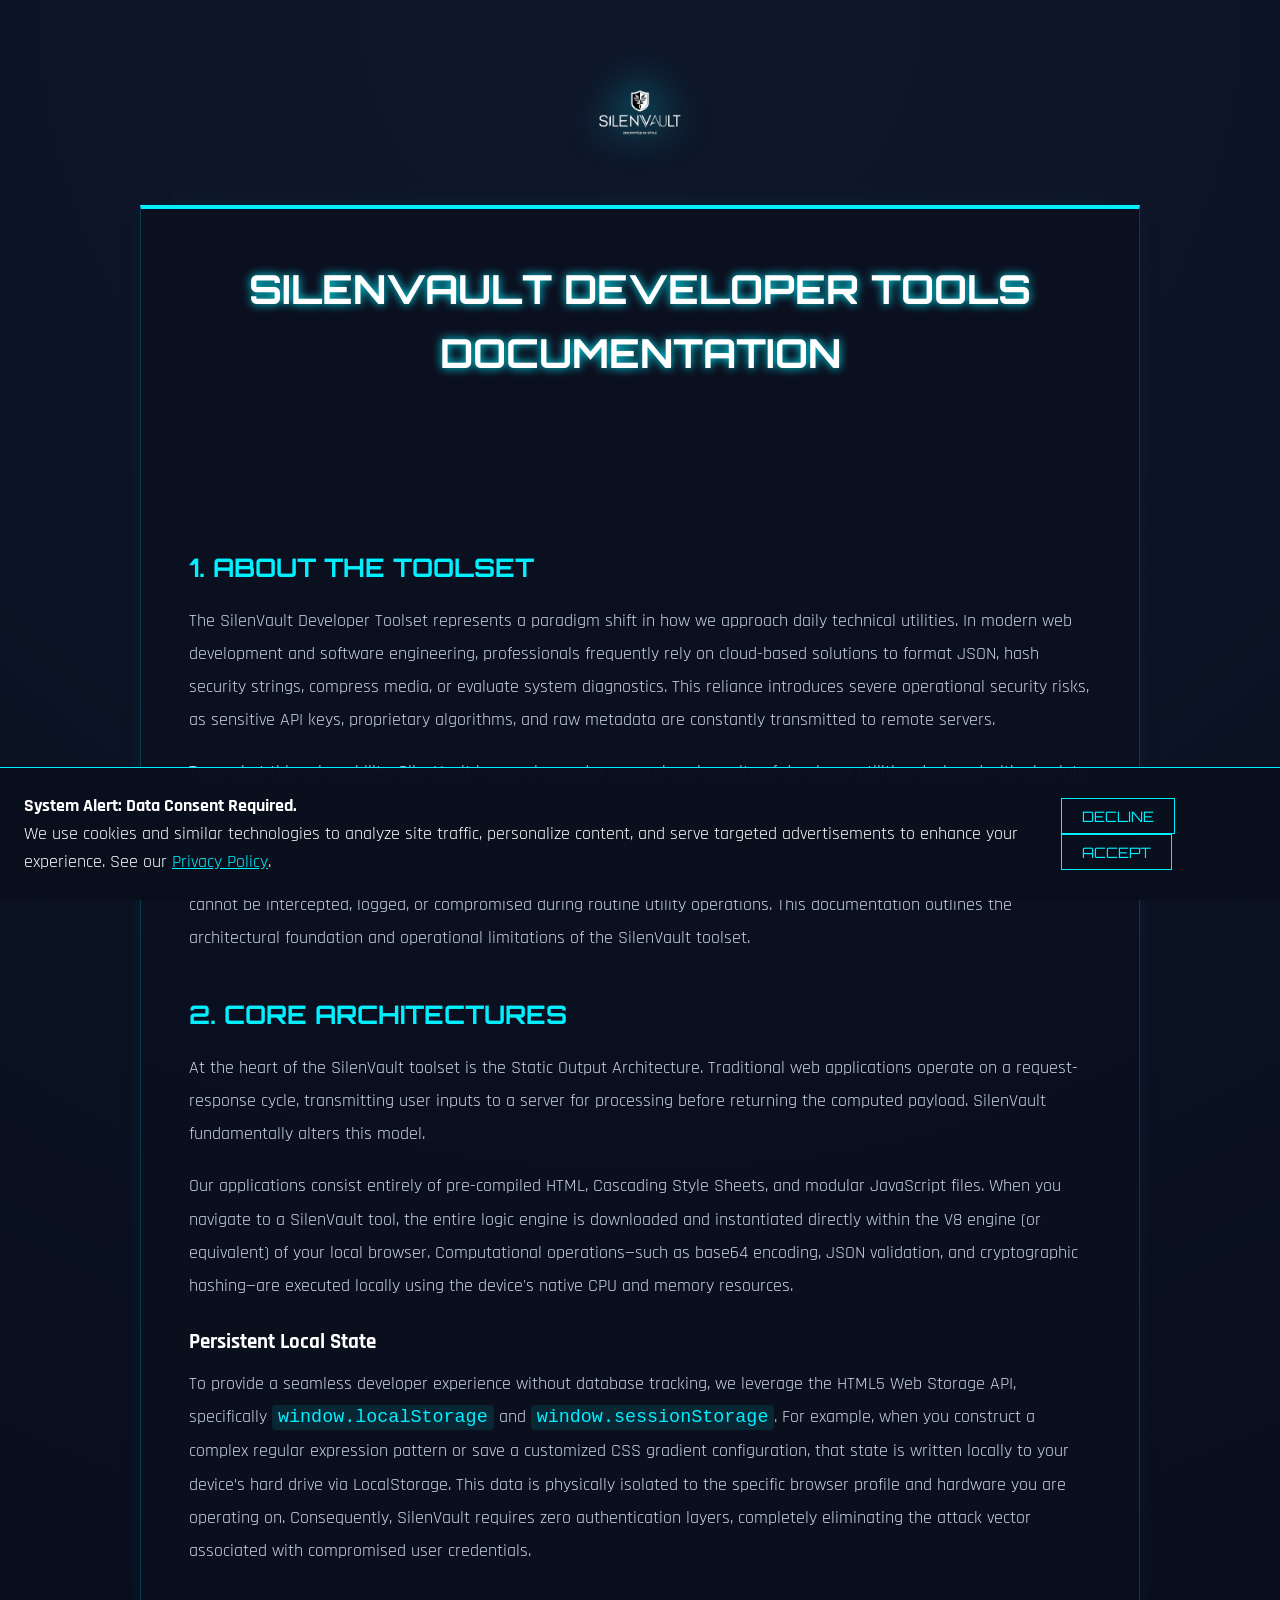
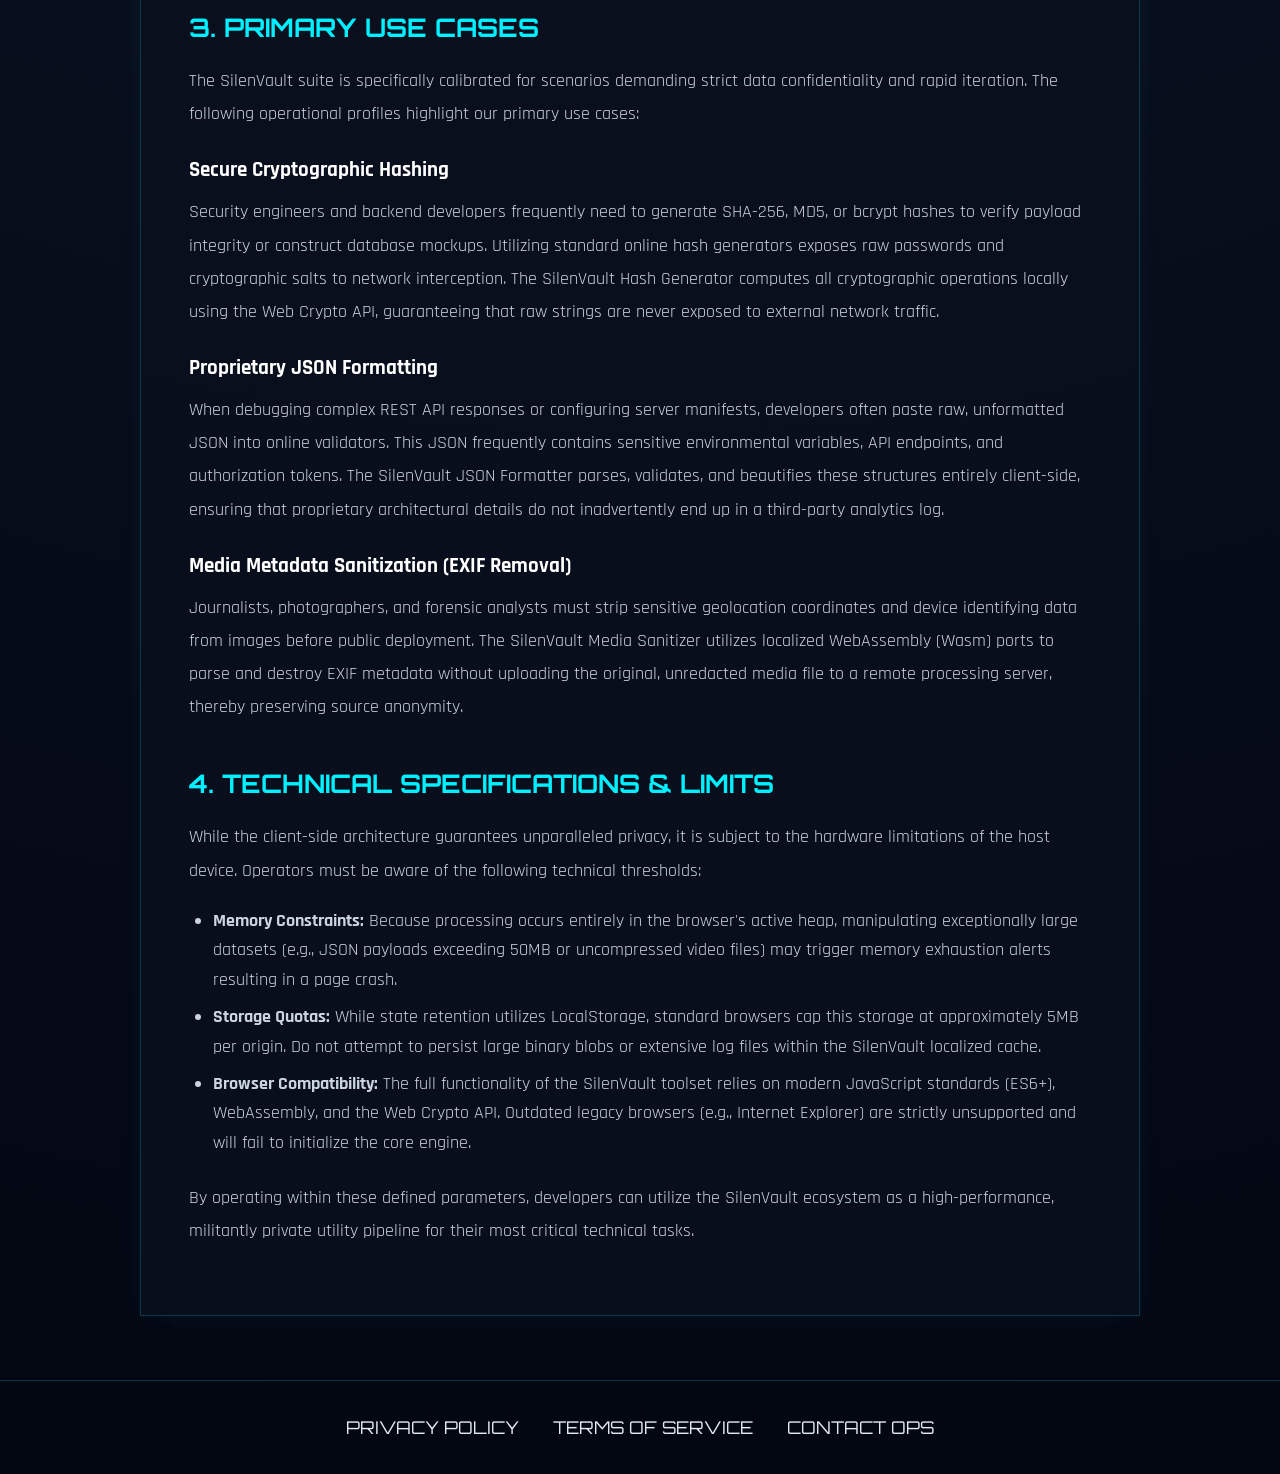
<file: tools.silenvault/index.html>
<!DOCTYPE html>
<html lang="en">
<head>
    <meta charset="UTF-8">
    <meta name="viewport" content="width=device-width, initial-scale=1.0, viewport-fit=cover">
    <title>SilenVault Tools | Technical Documentation</title>
    <meta name="description" content="Comprehensive technical documentation for the SilenVault client-side developer utility suite.">
    <link rel="icon" type="image/webp" href="/assets/img/SILENVAULT_CREST.webp">
    <link href="https://fonts.googleapis.com/css2?family=Orbitron:wght@400;700;900&family=Rajdhani:wght@300;500;700&display=swap" rel="stylesheet">
    <style>
        :root {
            --bg-color: #030712;
            --neon-blue: #00f0ff;
            --text-main: #e2e8f0;
            --panel-bg: rgba(10, 15, 30, 0.8);
        }
        * { margin: 0; padding: 0; box-sizing: border-box; }
        body { 
            font-family: 'Rajdhani', sans-serif; 
            background-color: var(--bg-color); 
            color: var(--text-main); 
            line-height: 1.6;
            background: radial-gradient(circle at top, #0f172a, var(--bg-color));
            min-height: 100vh;
            display: flex;
            flex-direction: column;
        }
        header { text-align: center; padding: 4rem 2rem 2rem 2rem; }
        .brand-logo { max-height: 100px; filter: drop-shadow(0 0 20px var(--neon-blue)); }
        
        /* Documentation Container */
        .sv-docs-container {
            max-width: 1000px; 
            margin: 0 auto 4rem auto; 
            padding: 3rem;
            background: var(--panel-bg);
            border: 1px solid rgba(0, 240, 255, 0.2);
            box-shadow: 0 0 20px rgba(0, 240, 255, 0.05);
            border-top: 4px solid var(--neon-blue);
        }
        
        .sv-docs-container h1 { 
            font-family: 'Orbitron', sans-serif; 
            color: #fff; 
            font-size: 2.5rem; 
            text-transform: uppercase; 
            margin-bottom: 2rem; 
            text-shadow: 0 0 10px var(--neon-blue); 
            text-align: center;
        }
        .sv-docs-container h2 { 
            font-family: 'Orbitron', sans-serif; 
            color: var(--neon-blue); 
            margin-top: 2.5rem; 
            margin-bottom: 1rem; 
            text-transform: uppercase; 
            font-size: 1.6rem; 
        }
        .sv-docs-container h3 { 
            font-size: 1.3rem; 
            color: #fff; 
            margin-top: 1.5rem; 
            margin-bottom: 0.5rem; 
        }
        .sv-docs-container p { 
            font-size: 1.15rem; 
            margin-bottom: 1.2rem; 
            color: #cbd5e1; 
            line-height: 1.8;
        }
        .sv-docs-container ul { 
            margin-bottom: 1.5rem; 
            padding-left: 1.5rem; 
        }
        .sv-docs-container li { 
            font-size: 1.15rem; 
            margin-bottom: 0.5rem; 
            color: #cbd5e1; 
        }
        .sv-docs-container code {
            background: rgba(0, 240, 255, 0.1);
            color: #00f0ff;
            padding: 2px 6px;
            border-radius: 4px;
            font-family: monospace;
        }

        /* Footer */
        footer { 
            margin-top: auto; 
            text-align: center; 
            border-top: 1px solid rgba(0, 240, 255, 0.2); 
            padding: 2rem 0; 
            background: var(--bg-color); 
        }
        footer a { 
            color: var(--text-main); 
            text-decoration: none; 
            margin: 0 15px; 
            font-size: 1.1rem; 
            text-transform: uppercase; 
            transition: color 0.3s; 
            font-family: 'Orbitron', sans-serif;
        }
        footer a:hover { color: var(--neon-blue); text-shadow: 0 0 8px var(--neon-blue); }

        /* CMP Banner */
        #cmp-banner { 
            position: fixed; 
            bottom: 0; 
            left: 0; 
            width: 100%; 
            background: rgba(10, 15, 30, 0.95); 
            border-top: 1px solid var(--neon-blue); 
            padding: 1.5rem; 
            display: flex; 
            justify-content: space-between; 
            align-items: center; 
            z-index: 9999; 
            backdrop-filter: blur(10px); 
        }
        .cmp-text { color: #fff; font-size: 1.1rem; }
        .cmp-buttons button { 
            background: transparent; 
            border: 1px solid var(--neon-blue); 
            color: var(--neon-blue); 
            padding: 8px 20px; 
            font-family: 'Orbitron', sans-serif; 
            font-size: 0.9rem; 
            cursor: pointer; 
            margin-left: 10px; 
            text-transform: uppercase; 
            transition: all 0.2s; 
        }
        .cmp-buttons button:hover { background: var(--neon-blue); color: #000; box-shadow: 0 0 15px var(--neon-blue); }
    </style>
</head>
<body>
    <header>
        <a href="https://silenvault.com">
            <img src="/assets/img/SILENVAULT_LOGO.webp" alt="SilenVault Logo" class="brand-logo">
        </a>
    </header>

    <main class="sv-docs-container">
        <h1>SilenVault Developer Tools Documentation</h1>
        
        <!-- Ad Space -->
        <div class="ad-container" style="min-height: 90px; width: 100%; margin: 2rem 0; display: flex; align-items: center; justify-content: center;"></div>
        
        <section>
            <h2>1. About the Toolset</h2>
            <p>The SilenVault Developer Toolset represents a paradigm shift in how we approach daily technical utilities. In modern web development and software engineering, professionals frequently rely on cloud-based solutions to format JSON, hash security strings, compress media, or evaluate system diagnostics. This reliance introduces severe operational security risks, as sensitive API keys, proprietary algorithms, and raw metadata are constantly transmitted to remote servers.</p>
            <p>To combat this vulnerability, SilenVault has engineered a comprehensive suite of developer utilities designed with absolute zero-trust principles. Every tool in this directory is deployed strictly to the client. We do not provision backend databases, we do not utilize server-side processing arrays, and we do not monitor computational telemetry. By confining all operations within the immediate sandboxed environment of your active web browser, SilenVault ensures that your proprietary data cannot be intercepted, logged, or compromised during routine utility operations. This documentation outlines the architectural foundation and operational limitations of the SilenVault toolset.</p>
        </section>

        <section>
            <h2>2. Core Architectures</h2>
            <p>At the heart of the SilenVault toolset is the Static Output Architecture. Traditional web applications operate on a request-response cycle, transmitting user inputs to a server for processing before returning the computed payload. SilenVault fundamentally alters this model.</p>
            <p>Our applications consist entirely of pre-compiled HTML, Cascading Style Sheets, and modular JavaScript files. When you navigate to a SilenVault tool, the entire logic engine is downloaded and instantiated directly within the V8 engine (or equivalent) of your local browser. Computational operations—such as base64 encoding, JSON validation, and cryptographic hashing—are executed locally using the device's native CPU and memory resources.</p>
            <h3>Persistent Local State</h3>
            <p>To provide a seamless developer experience without database tracking, we leverage the HTML5 Web Storage API, specifically <code>window.localStorage</code> and <code>window.sessionStorage</code>. For example, when you construct a complex regular expression pattern or save a customized CSS gradient configuration, that state is written locally to your device’s hard drive via LocalStorage. This data is physically isolated to the specific browser profile and hardware you are operating on. Consequently, SilenVault requires zero authentication layers, completely eliminating the attack vector associated with compromised user credentials.</p>
        </section>

        <section>
            <h2>3. Primary Use Cases</h2>
            <p>The SilenVault suite is specifically calibrated for scenarios demanding strict data confidentiality and rapid iteration. The following operational profiles highlight our primary use cases:</p>
            <h3>Secure Cryptographic Hashing</h3>
            <p>Security engineers and backend developers frequently need to generate SHA-256, MD5, or bcrypt hashes to verify payload integrity or construct database mockups. Utilizing standard online hash generators exposes raw passwords and cryptographic salts to network interception. The SilenVault Hash Generator computes all cryptographic operations locally using the Web Crypto API, guaranteeing that raw strings are never exposed to external network traffic.</p>
            <h3>Proprietary JSON Formatting</h3>
            <p>When debugging complex REST API responses or configuring server manifests, developers often paste raw, unformatted JSON into online validators. This JSON frequently contains sensitive environmental variables, API endpoints, and authorization tokens. The SilenVault JSON Formatter parses, validates, and beautifies these structures entirely client-side, ensuring that proprietary architectural details do not inadvertently end up in a third-party analytics log.</p>
            <h3>Media Metadata Sanitization (EXIF Removal)</h3>
            <p>Journalists, photographers, and forensic analysts must strip sensitive geolocation coordinates and device identifying data from images before public deployment. The SilenVault Media Sanitizer utilizes localized WebAssembly (Wasm) ports to parse and destroy EXIF metadata without uploading the original, unredacted media file to a remote processing server, thereby preserving source anonymity.</p>
        </section>

        <section>
            <h2>4. Technical Specifications & Limits</h2>
            <p>While the client-side architecture guarantees unparalleled privacy, it is subject to the hardware limitations of the host device. Operators must be aware of the following technical thresholds:</p>
            <ul>
                <li><strong>Memory Constraints:</strong> Because processing occurs entirely in the browser's active heap, manipulating exceptionally large datasets (e.g., JSON payloads exceeding 50MB or uncompressed video files) may trigger memory exhaustion alerts resulting in a page crash.</li>
                <li><strong>Storage Quotas:</strong> While state retention utilizes LocalStorage, standard browsers cap this storage at approximately 5MB per origin. Do not attempt to persist large binary blobs or extensive log files within the SilenVault localized cache.</li>
                <li><strong>Browser Compatibility:</strong> The full functionality of the SilenVault toolset relies on modern JavaScript standards (ES6+), WebAssembly, and the Web Crypto API. Outdated legacy browsers (e.g., Internet Explorer) are strictly unsupported and will fail to initialize the core engine.</li>
            </ul>
            <p>By operating within these defined parameters, developers can utilize the SilenVault ecosystem as a high-performance, militantly private utility pipeline for their most critical technical tasks.</p>
        </section>
    </main>

    <footer>
        <a href="https://silenvault.com/privacy.html">Privacy Policy</a>
        <a href="https://silenvault.com/terms.html">Terms of Service</a>
        <a href="mailto:legal@silenvault.com">Contact Ops</a>
    </footer>

    <div id="cmp-banner">
        <div class="cmp-text">
            <strong>System Alert: Data Consent Required.</strong><br>
            We use cookies and similar technologies to analyze site traffic, personalize content, and serve targeted advertisements to enhance your experience. See our <a href="https://silenvault.com/privacy.html" style="color:var(--neon-blue);">Privacy Policy</a>.
        </div>
        <div class="cmp-buttons">
            <button onclick="dismissCmp()">Decline</button>
            <button onclick="acceptCookies()">Accept</button>
        </div>
    </div>
    <script>
        // OpsCode Standard: Consent-Gated Ad Loading & First-Party Fallback
        function loadAdSense() {
            try {
                const script = document.createElement('script');
                script.src = "https://pagead2.googlesyndication.com/pagead/js/adsbygoogle.js?client=ca-pub-5449371042798610";
                script.async = true;
                script.crossOrigin = "anonymous";
                document.head.appendChild(script);
                console.log("SilenVault Ops: AdSense Initialized.");
            } catch (e) {
                console.warn("SilenVault Ops: AdSense failed to initialize.", e);
            }
        }

        function loadFirstPartyFallback() {
            try {
                const adContainers = document.querySelectorAll('.ad-container');
                adContainers.forEach(container => {
                    container.innerHTML = '<a href="https://store.silenvault.com" style="display:block; width:100%; height:100%; background:rgba(10, 15, 30, 0.8); border:1px solid #00f0ff; color:#00f0ff; display:flex; align-items:center; justify-content:center; text-decoration:none; font-family:Orbitron, sans-serif; font-size: 1.2rem; letter-spacing: 1px;">[ SUPPORT SILENVAULT - VISIT STORE ]</a>';
                });
                console.log("SilenVault Ops: First-Party Fallback Engaged.");
            } catch (e) {
                console.error("SilenVault Ops: Fallback injection failed.", e);
            }
        }

        function acceptCookies() {
            try {
                document.getElementById('cmp-banner').style.display = 'none';
                localStorage.setItem('sv_cookie_consent', 'true');
                loadAdSense(); // Only load ads NOW
            } catch(e) {
                console.error("Storage error:", e);
            }
        }

        function dismissCmp() {
            try {
                document.getElementById('cmp-banner').style.display = 'none';
                localStorage.setItem('sv_cookie_consent', 'false');
                loadFirstPartyFallback(); // Inject fallback if declined
            } catch(e) {
                console.error("Storage error:", e);
            }
        }

        // On page load, check if already accepted or declined
        try {
            const consent = localStorage.getItem('sv_cookie_consent');
            if(consent === 'true') {
                document.getElementById('cmp-banner').style.display = 'none';
                loadAdSense();
            } else if (consent === 'false') {
                document.getElementById('cmp-banner').style.display = 'none';
                loadFirstPartyFallback();
            }
        } catch(e) {
            console.warn("SilenVault Ops: LocalStorage blocked. Engaging fallback.", e);
            loadFirstPartyFallback();
        }
    </script>
</body>
</html>
</file>
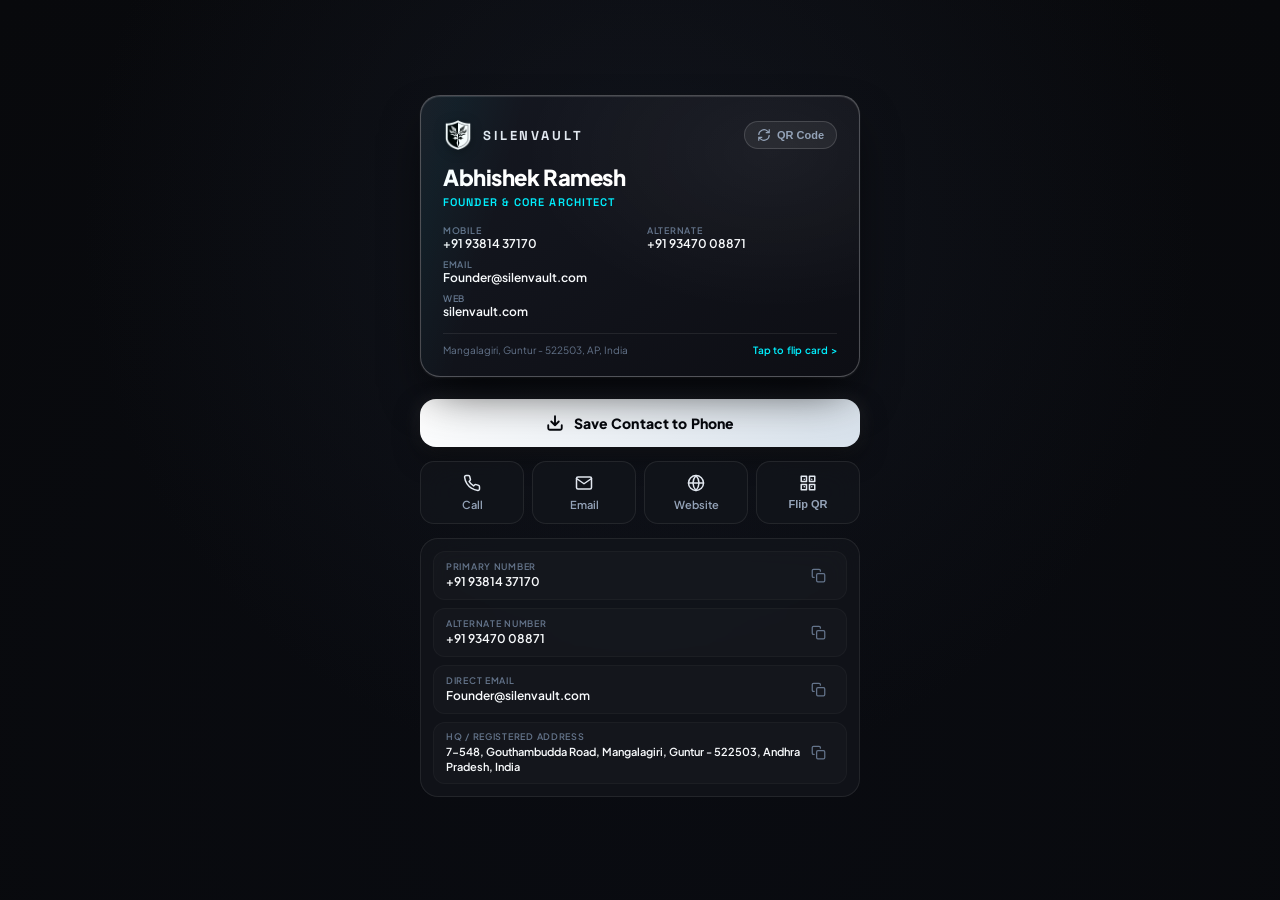
<file: vcard/index.html>
<!DOCTYPE html>
<html lang="en">
<head>
    <meta charset="UTF-8">
    <meta name="viewport" content="width=device-width, initial-scale=1.0, viewport-fit=cover">
    <title>Abhishek Ramesh - Founder &amp; Core Architect | SilenVault</title>
    <meta name="description" content="Digital Business Card for Abhishek Ramesh, Founder & Core Architect at SilenVault. Save contact, call, email, or scan QR code.">
    <link rel="preconnect" href="https://fonts.googleapis.com">
    <link rel="preconnect" href="https://fonts.gstatic.com" crossorigin>
    <link href="https://fonts.googleapis.com/css2?family=Plus+Jakarta+Sans:wght@400;500;600;700;800&family=Space+Grotesk:wght@500;700&display=swap" rel="stylesheet">
    <link rel="stylesheet" href="styles.css">
    
    <!-- JSON-LD Structured Data -->
    <script type="application/ld+json">
    {
      "@context": "https://schema.org",
      "@type": "Person",
      "name": "Abhishek Ramesh",
      "jobTitle": "Founder & Core Architect",
      "worksFor": {
        "@type": "Organization",
        "name": "SilenVault"
      },
      "url": "https://silenvault.com",
      "email": "Founder@silenvault.com",
      "telephone": [
        "+919381437170",
        "+919347008871"
      ],
      "address": {
        "@type": "PostalAddress",
        "streetAddress": "7-548, Gouthambudda Road",
        "addressLocality": "Mangalagiri",
        "addressRegion": "Andhra Pradesh",
        "postalCode": "522503",
        "addressCountry": "IN"
      }
    }
    </script>
</head>
<body>
    <div class="ambient-backdrop"></div>

    <div class="page-container">
        <!-- Physical Card 3D Flip Scene -->
        <div class="card-stage">
            <div id="physicalCard" class="physical-card">
                
                <!-- FRONT FACE: The Physical Card Twin -->
                <div class="card-face card-front">
                    <div class="card-header">
                        <div class="brand-cluster">
                            <img src="../assets/img/SILENVAULT_CREST.webp" alt="SilenVault Crest" class="card-crest" width="36" height="36" onerror="this.style.display='none'">
                            <span class="brand-wordmark">SILENVAULT</span>
                        </div>
                        <button type="button" class="btn-flip" onclick="toggleCardFlip()" aria-label="Flip card to scan QR code">
                            <svg viewBox="0 0 24 24"><path d="M21 2v6h-6M3 12a9 9 0 0 1 15-6.7L21 8M3 22v-6h6M21 12a9 9 0 0 1-15 6.7L3 16"/></svg>
                            <span>QR Code</span>
                        </button>
                    </div>

                    <div class="executive-profile">
                        <h1 class="founder-name">Abhishek Ramesh</h1>
                        <div class="founder-title">Founder &amp; Core Architect</div>
                    </div>

                    <div class="card-contact-grid">
                        <div class="contact-line">
                            <span class="contact-label">Mobile</span>
                            <a href="tel:+919381437170" class="contact-val">+91 93814 37170</a>
                        </div>
                        <div class="contact-line">
                            <span class="contact-label">Alternate</span>
                            <a href="tel:+919347008871" class="contact-val">+91 93470 08871</a>
                        </div>
                        <div class="contact-line full-width">
                            <span class="contact-label">Email</span>
                            <a href="mailto:Founder@silenvault.com" class="contact-val">Founder@silenvault.com</a>
                        </div>
                        <div class="contact-line full-width">
                            <span class="contact-label">Web</span>
                            <a href="https://silenvault.com" target="_blank" rel="noopener" class="contact-val">silenvault.com</a>
                        </div>
                    </div>

                    <div class="card-footer-strip">
                        <span class="card-location">Mangalagiri, Guntur - 522503, AP, India</span>
                        <span class="tap-hint" onclick="toggleCardFlip()">Tap to flip card &gt;</span>
                    </div>
                </div>

                <!-- BACK FACE: Symmetrical Executive Pass Face -->
                <div class="card-face card-back">
                    <div class="card-header">
                        <div class="brand-cluster">
                            <img src="../assets/img/SILENVAULT_CREST.webp" alt="SilenVault Crest" class="card-crest" width="30" height="30" onerror="this.style.display='none'">
                            <span class="brand-wordmark">DIGITAL PASS</span>
                        </div>
                        <button type="button" class="btn-flip" onclick="toggleCardFlip()" aria-label="Flip back to front of card">
                            <svg viewBox="0 0 24 24"><path d="M3 12h18M3 12l6-6M3 12l6 6"/></svg>
                            <span>Front</span>
                        </button>
                    </div>

                    <div class="qr-stage">
                        <div class="qr-code-frame">
                            <div id="qrcode"></div>
                        </div>
                    </div>

                    <div class="card-footer-strip">
                        <span class="card-location">Scan to auto-fill phone address book</span>
                        <span class="tap-hint" onclick="toggleCardFlip()">&lt; Flip back</span>
                    </div>
                </div>

            </div>
        </div>

        <!-- Action Deck -->
        <div class="action-deck">
            <!-- Primary CTA -->
            <a href="abhishek-ramesh-silenvault.vcf" class="cta-save-btn" download="abhishek-ramesh-silenvault.vcf">
                <svg viewBox="0 0 24 24"><path d="M21 15v4a2 2 0 0 1-2 2H5a2 2 0 0 1-2-2v-4M7 10l5 5 5-5M12 15V3"/></svg>
                <span>Save Contact to Phone</span>
            </a>

            <!-- Quick Action Pills -->
            <div class="action-pills">
                <a href="tel:+919381437170" class="pill-btn">
                    <svg viewBox="0 0 24 24"><path d="M22 16.92v3a2 2 0 0 1-2.18 2 19.79 19.79 0 0 1-8.63-3.07 19.5 19.5 0 0 1-6-6 19.79 19.79 0 0 1-3.07-8.67A2 2 0 0 1 4.11 2h3a2 2 0 0 1 2 1.72 12.84 12.84 0 0 0 .7 2.81 2 2 0 0 1-.45 2.11L8.09 9.91a16 16 0 0 0 6 6l1.27-1.27a2 2 0 0 1 2.11-.45 12.84 12.84 0 0 0 2.81.7A2 2 0 0 1 22 16.92z"/></svg>
                    <span>Call</span>
                </a>
                <a href="mailto:Founder@silenvault.com" class="pill-btn">
                    <svg viewBox="0 0 24 24"><path d="M4 4h16c1.1 0 2 .9 2 2v12c0 1.1-.9 2-2 2H4c-1.1 0-2-.9-2-2V6c0-1.1.9-2 2-2z"/><polyline points="22,6 12,13 2,6"/></svg>
                    <span>Email</span>
                </a>
                <a href="https://silenvault.com" target="_blank" rel="noopener" class="pill-btn">
                    <svg viewBox="0 0 24 24"><circle cx="12" cy="12" r="10"/><line x1="2" y1="12" x2="22" y2="12"/><path d="M12 2a15.3 15.3 0 0 1 4 10 15.3 15.3 0 0 1-4 10 15.3 15.3 0 0 1-4-10 15.3 15.3 0 0 1 4-10z"/></svg>
                    <span>Website</span>
                </a>
                <button type="button" class="pill-btn" onclick="toggleCardFlip()">
                    <svg viewBox="0 0 24 24"><rect x="3" y="3" width="7" height="7"/><rect x="14" y="3" width="7" height="7"/><rect x="14" y="14" width="7" height="7"/><rect x="3" y="14" width="7" height="7"/><path d="M7 7h.01M17 7h.01M7 17h.01M17 17h.01"/></svg>
                    <span>Flip QR</span>
                </button>
            </div>

            <!-- Quick Copy Dossier Tray -->
            <div class="dossier-tray">
                <div class="dossier-row">
                    <div class="dossier-info">
                        <span class="dossier-label">Primary Number</span>
                        <span class="dossier-val">+91 93814 37170</span>
                    </div>
                    <button type="button" class="btn-copy" onclick="copyData('+91 93814 37170', 'Primary phone copied')" title="Copy Phone">
                        <svg viewBox="0 0 24 24"><rect x="9" y="9" width="13" height="13" rx="2" ry="2"/><path d="M5 15H4a2 2 0 0 1-2-2V4a2 2 0 0 1 2-2h9a2 2 0 0 1 2 2v1"/></svg>
                    </button>
                </div>

                <div class="dossier-row">
                    <div class="dossier-info">
                        <span class="dossier-label">Alternate Number</span>
                        <span class="dossier-val">+91 93470 08871</span>
                    </div>
                    <button type="button" class="btn-copy" onclick="copyData('+91 93470 08871', 'Alternate phone copied')" title="Copy Phone">
                        <svg viewBox="0 0 24 24"><rect x="9" y="9" width="13" height="13" rx="2" ry="2"/><path d="M5 15H4a2 2 0 0 1-2-2V4a2 2 0 0 1 2-2h9a2 2 0 0 1 2 2v1"/></svg>
                    </button>
                </div>

                <div class="dossier-row">
                    <div class="dossier-info">
                        <span class="dossier-label">Direct Email</span>
                        <span class="dossier-val">Founder@silenvault.com</span>
                    </div>
                    <button type="button" class="btn-copy" onclick="copyData('Founder@silenvault.com', 'Email copied')" title="Copy Email">
                        <svg viewBox="0 0 24 24"><rect x="9" y="9" width="13" height="13" rx="2" ry="2"/><path d="M5 15H4a2 2 0 0 1-2-2V4a2 2 0 0 1 2-2h9a2 2 0 0 1 2 2v1"/></svg>
                    </button>
                </div>

                <div class="dossier-row">
                    <div class="dossier-info">
                        <span class="dossier-label">HQ / Registered Address</span>
                        <span class="dossier-val address-text">7-548, Gouthambudda Road, Mangalagiri, Guntur - 522503, Andhra Pradesh, India</span>
                    </div>
                    <button type="button" class="btn-copy" onclick="copyData('7-548, Gouthambudda Road, Mangalagiri, Guntur - 522503, Andhra Pradesh, India', 'Address copied')" title="Copy Address">
                        <svg viewBox="0 0 24 24"><rect x="9" y="9" width="13" height="13" rx="2" ry="2"/><path d="M5 15H4a2 2 0 0 1-2-2V4a2 2 0 0 1 2-2h9a2 2 0 0 1 2 2v1"/></svg>
                    </button>
                </div>
            </div>
        </div>
    </div>

    <!-- Floating Toast Feedback -->
    <div id="toast" class="toast" role="alert" aria-live="polite">
        <span class="toast-indicator"></span>
        <span id="toastMessage">Copied to clipboard</span>
    </div>

    <!-- Local lightweight QR Generator (Zero External Tracking / Offline Safe) -->
    <script src="qrcode.min.js"></script>
    <script>
        // Native vCard Payload: scanning opens device native contacts form directly
        const vCardPayload = [
            "BEGIN:VCARD",
            "VERSION:3.0",
            "FN:Abhishek Ramesh",
            "N:Ramesh;Abhishek;;;",
            "ORG:SilenVault",
            "TITLE:Founder & Core Architect",
            "TEL;TYPE=CELL,VOICE:+919381437170",
            "TEL;TYPE=WORK,VOICE:+919347008871",
            "EMAIL;TYPE=WORK,INTERNET:Founder@silenvault.com",
            "URL:https://silenvault.com",
            "ADR;TYPE=WORK:;;7-548\\, Gouthambudda Road;Mangalagiri;Andhra Pradesh;522503;India",
            "END:VCARD"
        ].join("\r\n");

        function initQrCode() {
            const qrEl = document.getElementById("qrcode");
            if (!qrEl) return;
            try {
                if (typeof QRCode !== 'undefined') {
                    new QRCode(qrEl, {
                        text: vCardPayload,
                        width: 132,
                        height: 132,
                        colorDark: "#090a0f",
                        colorLight: "#ffffff",
                        correctLevel: QRCode.CorrectLevel.L
                    });
                } else {
                    fallbackQr(qrEl);
                }
            } catch (err) {
                console.error("QR render error:", err);
                fallbackQr(qrEl);
            }
        }

        function fallbackQr(qrEl) {
            qrEl.innerHTML = '<img src="https://api.qrserver.com/v1/create-qr-code/?size=132x132&data=' + encodeURIComponent(vCardPayload) + '&color=090a0f&bgcolor=ffffff" alt="vCard QR Code" width="132" height="132">';
        }

        document.addEventListener('DOMContentLoaded', initQrCode);
        if (document.readyState === 'complete' || document.readyState === 'interactive') {
            initQrCode();
        }

        function toggleCardFlip() {
            const card = document.getElementById('physicalCard');
            card.classList.toggle('is-flipped');
        }

        function copyData(text, feedback) {
            if (navigator.clipboard && navigator.clipboard.writeText) {
                navigator.clipboard.writeText(text).then(() => {
                    showToast(feedback);
                }).catch(() => {
                    fallbackCopy(text, feedback);
                });
            } else {
                fallbackCopy(text, feedback);
            }
        }

        function fallbackCopy(text, feedback) {
            const temp = document.createElement('input');
            temp.value = text;
            document.body.appendChild(temp);
            temp.select();
            document.execCommand('copy');
            document.body.removeChild(temp);
            showToast(feedback);
        }

        function showToast(msg) {
            const toast = document.getElementById('toast');
            const toastMsg = document.getElementById('toastMessage');
            toastMsg.textContent = msg;
            toast.classList.add('visible');
            clearTimeout(window.toastTimer);
            window.toastTimer = setTimeout(() => {
                toast.classList.remove('visible');
            }, 2200);
        }
    </script>
</body>
</html>
</file>
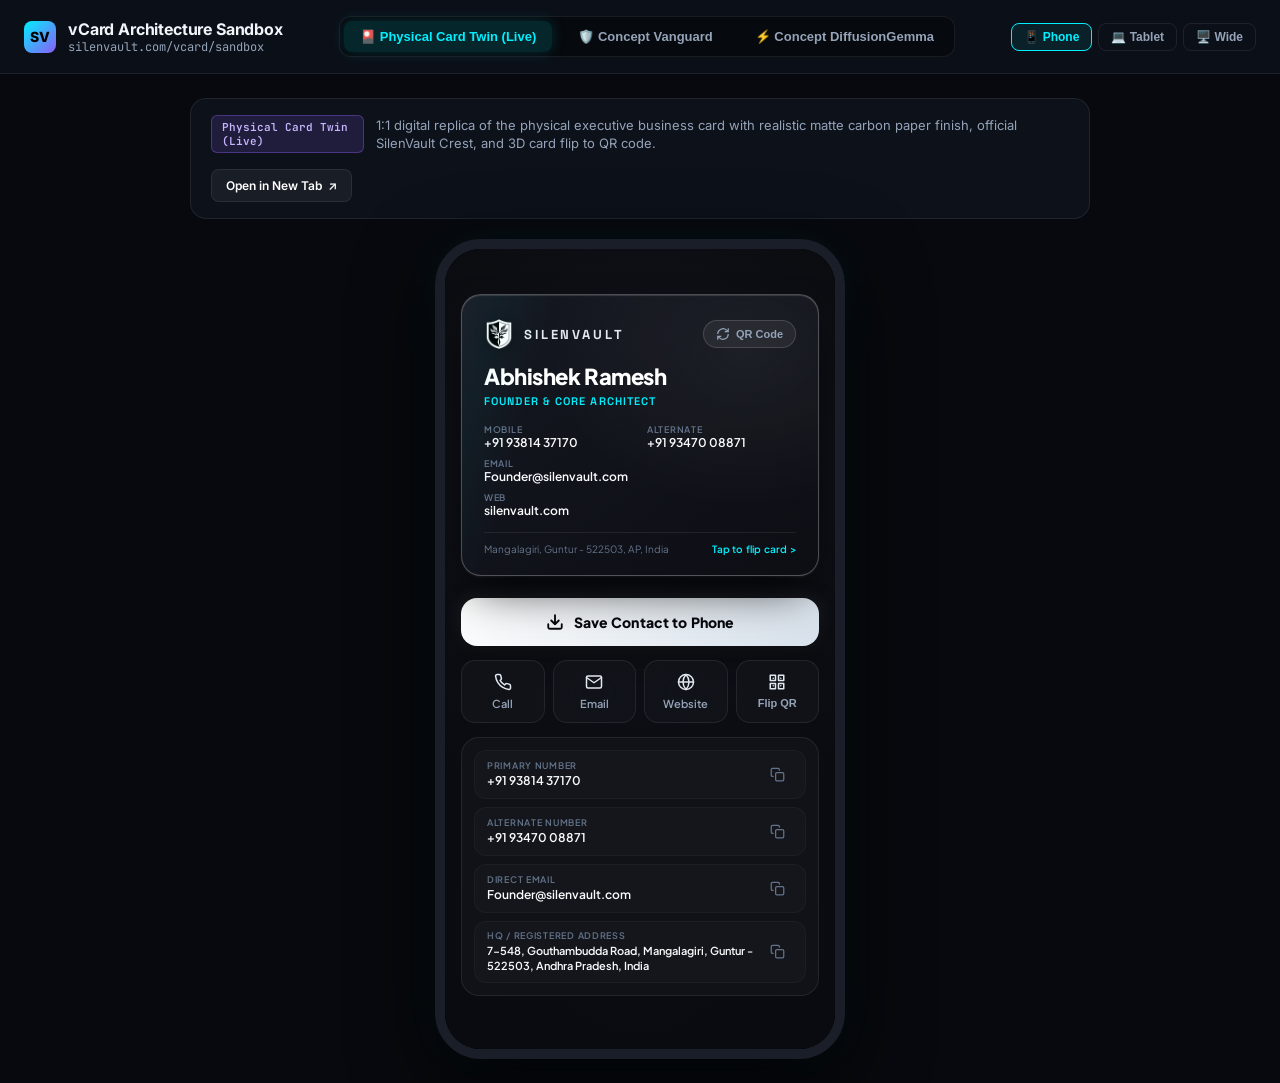
<file: vcard/sandbox/index.html>
<!DOCTYPE html>
<html lang="en">
<head>
    <meta charset="UTF-8">
    <meta name="viewport" content="width=device-width, initial-scale=1.0">
    <title>SilenVault vCard Design Sandbox &amp; AI Comparison</title>
    <link rel="preconnect" href="https://fonts.googleapis.com">
    <link rel="preconnect" href="https://fonts.gstatic.com" crossorigin>
    <link href="https://fonts.googleapis.com/css2?family=Inter:wght@400;500;600;700;800&family=JetBrains+Mono:wght@400;600&display=swap" rel="stylesheet">
    <style>
        :root {
            --bg: #07090e;
            --panel: #0d111a;
            --panel-border: rgba(255, 255, 255, 0.08);
            --cyan: #00f0ff;
            --violet: #8b5cf6;
            --emerald: #10b981;
            --text-main: #f1f5f9;
            --text-muted: #94a3b8;
        }

        * {
            margin: 0;
            padding: 0;
            box-sizing: border-box;
        }

        body {
            background-color: var(--bg);
            color: var(--text-main);
            font-family: 'Inter', -apple-system, sans-serif;
            min-height: 100vh;
            display: flex;
            flex-direction: column;
        }

        /* Top Header */
        header {
            background: rgba(13, 17, 26, 0.9);
            backdrop-filter: blur(12px);
            border-bottom: 1px solid var(--panel-border);
            padding: 16px 24px;
            display: flex;
            flex-wrap: wrap;
            align-items: center;
            justify-content: space-between;
            gap: 16px;
            position: sticky;
            top: 0;
            z-index: 50;
        }

        .brand-title {
            display: flex;
            align-items: center;
            gap: 12px;
        }

        .brand-logo {
            width: 32px;
            height: 32px;
            background: linear-gradient(135deg, var(--cyan), var(--violet));
            border-radius: 8px;
            display: flex;
            align-items: center;
            justify-content: center;
            font-weight: 800;
            color: #000;
            font-size: 14px;
        }

        .brand-text h1 {
            font-size: 16px;
            font-weight: 700;
            letter-spacing: -0.01em;
        }

        .brand-text p {
            font-size: 12px;
            color: var(--text-muted);
            font-family: 'JetBrains Mono', monospace;
        }

        /* Switcher Controls */
        .controls {
            display: flex;
            align-items: center;
            gap: 10px;
            background: rgba(0, 0, 0, 0.4);
            padding: 4px;
            border-radius: 12px;
            border: 1px solid var(--panel-border);
        }

        .tab-btn {
            background: transparent;
            border: none;
            color: var(--text-muted);
            padding: 8px 16px;
            border-radius: 8px;
            font-size: 13px;
            font-weight: 600;
            cursor: pointer;
            transition: all 0.2s;
            display: flex;
            align-items: center;
            gap: 8px;
        }

        .tab-btn.active {
            background: rgba(0, 240, 255, 0.12);
            color: var(--cyan);
            box-shadow: 0 0 15px rgba(0, 240, 255, 0.15);
        }

        .tab-btn:hover:not(.active) {
            color: #fff;
            background: rgba(255, 255, 255, 0.05);
        }

        /* Viewport Resizer */
        .viewport-selector {
            display: flex;
            gap: 6px;
        }

        .vp-btn {
            background: transparent;
            border: 1px solid var(--panel-border);
            color: var(--text-muted);
            padding: 6px 12px;
            border-radius: 8px;
            font-size: 12px;
            font-weight: 600;
            cursor: pointer;
            transition: all 0.2s;
        }

        .vp-btn.active {
            border-color: var(--cyan);
            color: var(--cyan);
            background: rgba(0, 240, 255, 0.08);
        }

        /* Main Workspace */
        main {
            flex: 1;
            display: flex;
            flex-direction: column;
            align-items: center;
            padding: 24px 16px;
            gap: 20px;
        }

        /* Model Attribution Banner */
        .attribution-card {
            width: 100%;
            max-width: 900px;
            background: var(--panel);
            border: 1px solid var(--panel-border);
            border-radius: 16px;
            padding: 16px 20px;
            display: flex;
            flex-wrap: wrap;
            align-items: center;
            justify-content: space-between;
            gap: 16px;
        }

        .model-info {
            display: flex;
            align-items: center;
            gap: 12px;
        }

        .model-badge {
            background: rgba(139, 92, 246, 0.15);
            border: 1px solid rgba(139, 92, 246, 0.4);
            color: #c4b5fd;
            font-family: 'JetBrains Mono', monospace;
            font-size: 11px;
            padding: 4px 10px;
            border-radius: 6px;
            font-weight: 600;
        }

        .model-desc {
            font-size: 13px;
            color: var(--text-muted);
            line-height: 1.4;
        }

        .direct-link-btn {
            background: rgba(255, 255, 255, 0.05);
            border: 1px solid var(--panel-border);
            color: #fff;
            padding: 8px 14px;
            border-radius: 8px;
            font-size: 12px;
            font-weight: 600;
            text-decoration: none;
            display: inline-flex;
            align-items: center;
            gap: 6px;
            transition: all 0.2s;
        }

        .direct-link-btn:hover {
            border-color: var(--cyan);
            color: var(--cyan);
        }

        /* Preview Frame */
        .preview-wrapper {
            width: 100%;
            display: flex;
            justify-content: center;
            transition: all 0.3s ease;
        }

        .device-frame {
            width: 410px;
            height: 820px;
            border: 10px solid #1a1e29;
            border-radius: 46px;
            overflow: hidden;
            box-shadow: 0 25px 80px rgba(0, 0, 0, 0.8), 0 0 40px rgba(0, 240, 255, 0.06);
            transition: all 0.3s ease;
            position: relative;
            background: #000;
        }

        .device-frame.tablet {
            width: 680px;
            height: 840px;
            border-radius: 36px;
        }

        .device-frame.full {
            width: 100%;
            max-width: 1100px;
            height: 860px;
            border-radius: 20px;
            border-width: 2px;
        }

        iframe {
            width: 100%;
            height: 100%;
            border: none;
            background: #000;
        }
    </style>
</head>
<body>
    <header>
        <div class="brand-title">
            <div class="brand-logo">SV</div>
            <div class="brand-text">
                <h1>vCard Architecture Sandbox</h1>
                <p>silenvault.com/vcard/sandbox</p>
            </div>
        </div>

        <div class="controls">
            <button class="tab-btn active" onclick="switchConcept('../index.html', 'Physical Card Twin (Refined vCard)', '1:1 digital replica of the physical executive business card with realistic matte carbon paper finish, official SilenVault Crest, and 3D card flip to QR code.')">
                <span>🎴 Physical Card Twin (Live)</span>
            </button>
            <button class="tab-btn" onclick="switchConcept('concept_vanguard.html', 'Agent Vanguard', 'Cyber-Minimalist Executive with interactive 3D Card-Flip gesture (Front Profile / Back High-Speed QR Scanner).')">
                <span>🛡️ Concept Vanguard</span>
            </button>
            <button class="tab-btn" onclick="switchConcept('concept_diffusiongemma.html', 'DiffusionGemma-26B', 'Obsidian Glass Command Deck with 4-button Bento Grid, rotating neural avatar ring, and instant modal QR code.')">
                <span>⚡ Concept DiffusionGemma</span>
            </button>
        </div>

        <div class="viewport-selector">
            <button class="vp-btn active" onclick="setViewport('phone')">📱 Phone</button>
            <button class="vp-btn" onclick="setViewport('tablet')">💻 Tablet</button>
            <button class="vp-btn" onclick="setViewport('full')">🖥️ Wide</button>
        </div>
    </header>

    <main>
        <div class="attribution-card">
            <div class="model-info">
                <span id="conceptBadge" class="model-badge">Physical Card Twin (Live)</span>
                <span id="conceptSummary" class="model-desc">1:1 digital replica of the physical executive business card with realistic matte carbon paper finish, official SilenVault Crest, and 3D card flip to QR code.</span>
            </div>
            <a id="directLink" href="../index.html" target="_blank" class="direct-link-btn">
                <span>Open in New Tab</span>
                <span>↗</span>
            </a>
        </div>

        <div class="preview-wrapper">
            <div id="deviceFrame" class="device-frame">
                <iframe id="previewIframe" src="../index.html"></iframe>
            </div>
        </div>
    </main>

    <script>
        function switchConcept(url, model, summary) {
            document.querySelectorAll('.tab-btn').forEach(btn => btn.classList.remove('active'));
            event.currentTarget.classList.add('active');
            
            document.getElementById('previewIframe').src = url;
            document.getElementById('conceptBadge').textContent = model;
            document.getElementById('conceptSummary').textContent = summary;
            document.getElementById('directLink').href = url;
        }

        function setViewport(mode) {
            document.querySelectorAll('.vp-btn').forEach(btn => btn.classList.remove('active'));
            event.currentTarget.classList.add('active');

            const frame = document.getElementById('deviceFrame');
            frame.className = 'device-frame ' + (mode === 'phone' ? '' : mode);
        }
    </script>
</body>
</html>
</file>
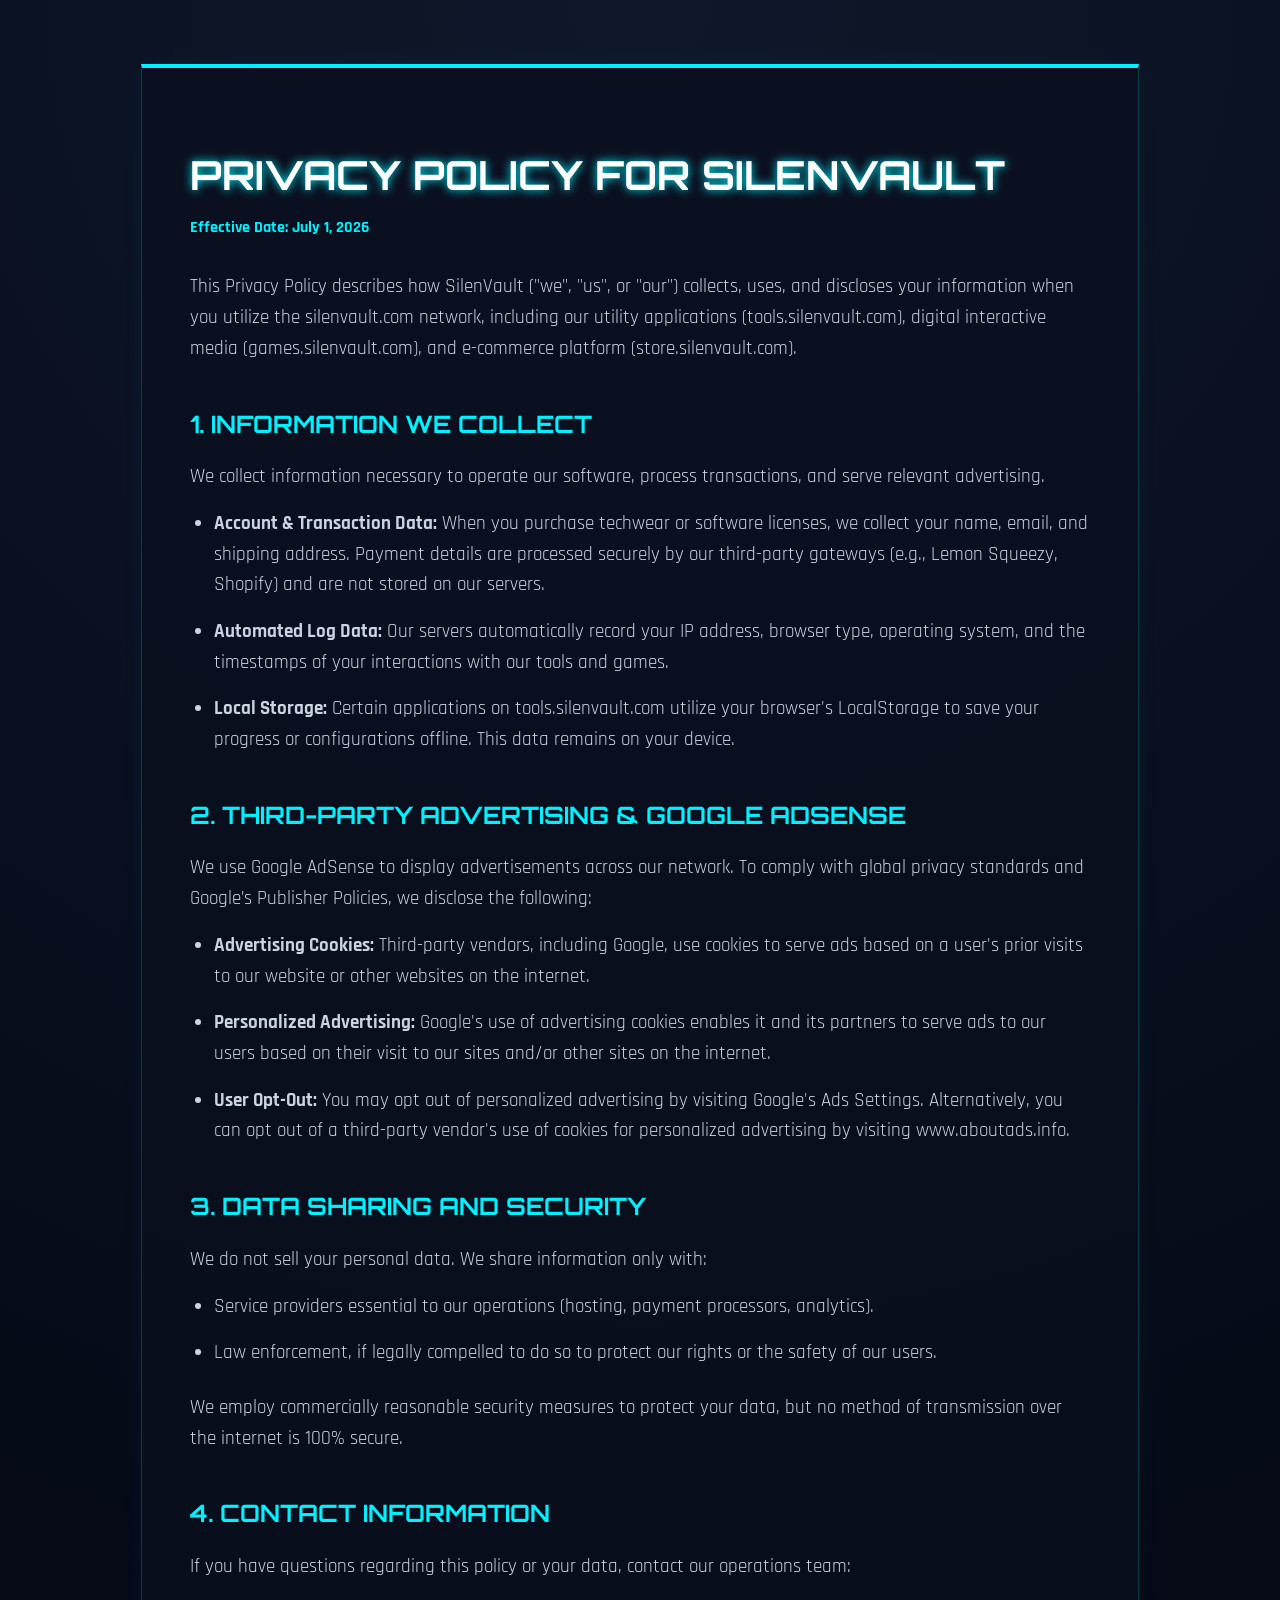
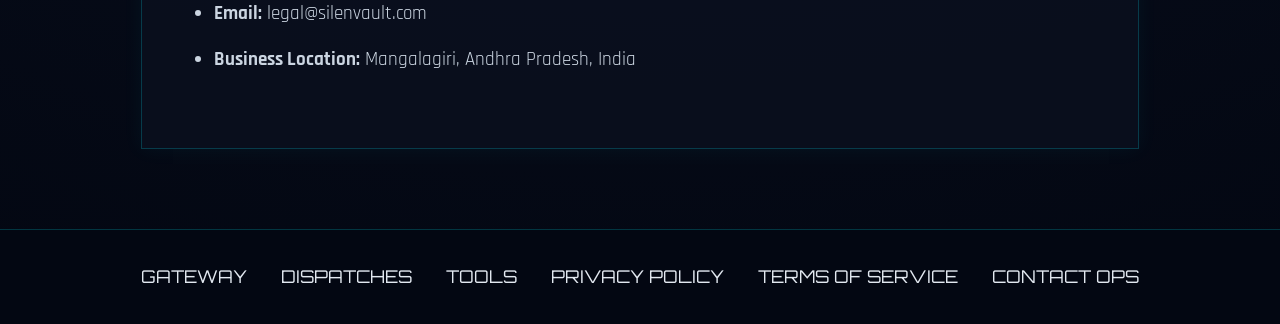
<file: privacy.html>
<!DOCTYPE html>
<html lang="en">
<head>
    <meta charset="UTF-8">
    <meta name="viewport" content="width=device-width, initial-scale=1.0">
    <title>SilenVault | Privacy Policy</title>
    <link href="https://fonts.googleapis.com/css2?family=Orbitron:wght@400;700&family=Rajdhani:wght@300;500;700&display=swap" rel="stylesheet">
    <style>
        :root {
            --bg-color: #030712;
            --neon-blue: #00f0ff;
            --text-main: #e2e8f0;
            --panel-bg: rgba(10, 15, 30, 0.8);
        }
        body {
            font-family: 'Rajdhani', sans-serif;
            background-color: var(--bg-color);
            color: var(--text-main);
            margin: 0; padding: 0; line-height: 1.6;
            background: radial-gradient(circle at top, #0f172a, var(--bg-color));
        }
        .container {
            max-width: 900px; margin: 4rem auto; padding: 3rem;
            background: var(--panel-bg);
            border: 1px solid rgba(0, 240, 255, 0.2);
            box-shadow: 0 0 20px rgba(0, 240, 255, 0.05);
            border-top: 4px solid var(--neon-blue);
        }
        h1 { font-family: 'Orbitron', sans-serif; color: #fff; font-size: 2.5rem; text-transform: uppercase; margin-bottom: 0.5rem; text-shadow: 0 0 10px var(--neon-blue); }
        h2 { font-family: 'Orbitron', sans-serif; color: var(--neon-blue); margin-top: 2.5rem; margin-bottom: 1rem; text-transform: uppercase; font-size: 1.5rem; }
        p, li { font-size: 1.2rem; margin-bottom: 1rem; color: #cbd5e1; }
        ul { margin-bottom: 1.5rem; padding-left: 1.5rem; }
        .date { color: var(--neon-blue); font-weight: bold; margin-bottom: 2rem; display: block; }
        
        /* Footer */
        footer { margin-top: 5rem; text-align: center; border-top: 1px solid rgba(0, 240, 255, 0.2); padding: 2rem 0; background: var(--bg-color); }
        footer a { color: var(--text-main); text-decoration: none; margin: 0 15px; font-size: 1.1rem; text-transform: uppercase; transition: color 0.3s; font-family: 'Orbitron', sans-serif;}
        footer a:hover { color: var(--neon-blue); text-shadow: 0 0 8px var(--neon-blue); }
    </style>
</head>
<body>
    <div class="container">
        <h1>Privacy Policy for SilenVault</h1>
        <span class="date">Effective Date: July 1, 2026</span>
        <p>This Privacy Policy describes how SilenVault ("we", "us", or "our") collects, uses, and discloses your information when you utilize the silenvault.com network, including our utility applications (tools.silenvault.com), digital interactive media (games.silenvault.com), and e-commerce platform (store.silenvault.com).</p>

        <h2>1. Information We Collect</h2>
        <p>We collect information necessary to operate our software, process transactions, and serve relevant advertising.</p>
        <ul>
            <li><strong>Account & Transaction Data:</strong> When you purchase techwear or software licenses, we collect your name, email, and shipping address. Payment details are processed securely by our third-party gateways (e.g., Lemon Squeezy, Shopify) and are not stored on our servers.</li>
            <li><strong>Automated Log Data:</strong> Our servers automatically record your IP address, browser type, operating system, and the timestamps of your interactions with our tools and games.</li>
            <li><strong>Local Storage:</strong> Certain applications on tools.silenvault.com utilize your browser's LocalStorage to save your progress or configurations offline. This data remains on your device.</li>
        </ul>

        <h2>2. Third-Party Advertising & Google AdSense</h2>
        <p>We use Google AdSense to display advertisements across our network. To comply with global privacy standards and Google’s Publisher Policies, we disclose the following:</p>
        <ul>
            <li><strong>Advertising Cookies:</strong> Third-party vendors, including Google, use cookies to serve ads based on a user's prior visits to our website or other websites on the internet.</li>
            <li><strong>Personalized Advertising:</strong> Google's use of advertising cookies enables it and its partners to serve ads to our users based on their visit to our sites and/or other sites on the internet.</li>
            <li><strong>User Opt-Out:</strong> You may opt out of personalized advertising by visiting Google's Ads Settings. Alternatively, you can opt out of a third-party vendor's use of cookies for personalized advertising by visiting www.aboutads.info.</li>
        </ul>

        <h2>3. Data Sharing and Security</h2>
        <p>We do not sell your personal data. We share information only with:</p>
        <ul>
            <li>Service providers essential to our operations (hosting, payment processors, analytics).</li>
            <li>Law enforcement, if legally compelled to do so to protect our rights or the safety of our users.</li>
        </ul>
        <p>We employ commercially reasonable security measures to protect your data, but no method of transmission over the internet is 100% secure.</p>

        <h2>4. Contact Information</h2>
        <p>If you have questions regarding this policy or your data, contact our operations team:</p>
        <ul>
            <li><strong>Email:</strong> legal@silenvault.com</li>
            <li><strong>Business Location:</strong> Mangalagiri, Andhra Pradesh, India</li>
        </ul>
    </div>

    <footer>
        <a href="/">Gateway</a>
        <a href="/community">Dispatches</a>
        <a href="https://tools.silenvault.com">Tools</a>
        <a href="/privacy.html">Privacy Policy</a>
        <a href="/terms.html">Terms of Service</a>
        <a href="mailto:legal@silenvault.com">Contact Ops</a>
    </footer>
</body>
</html>
</file>
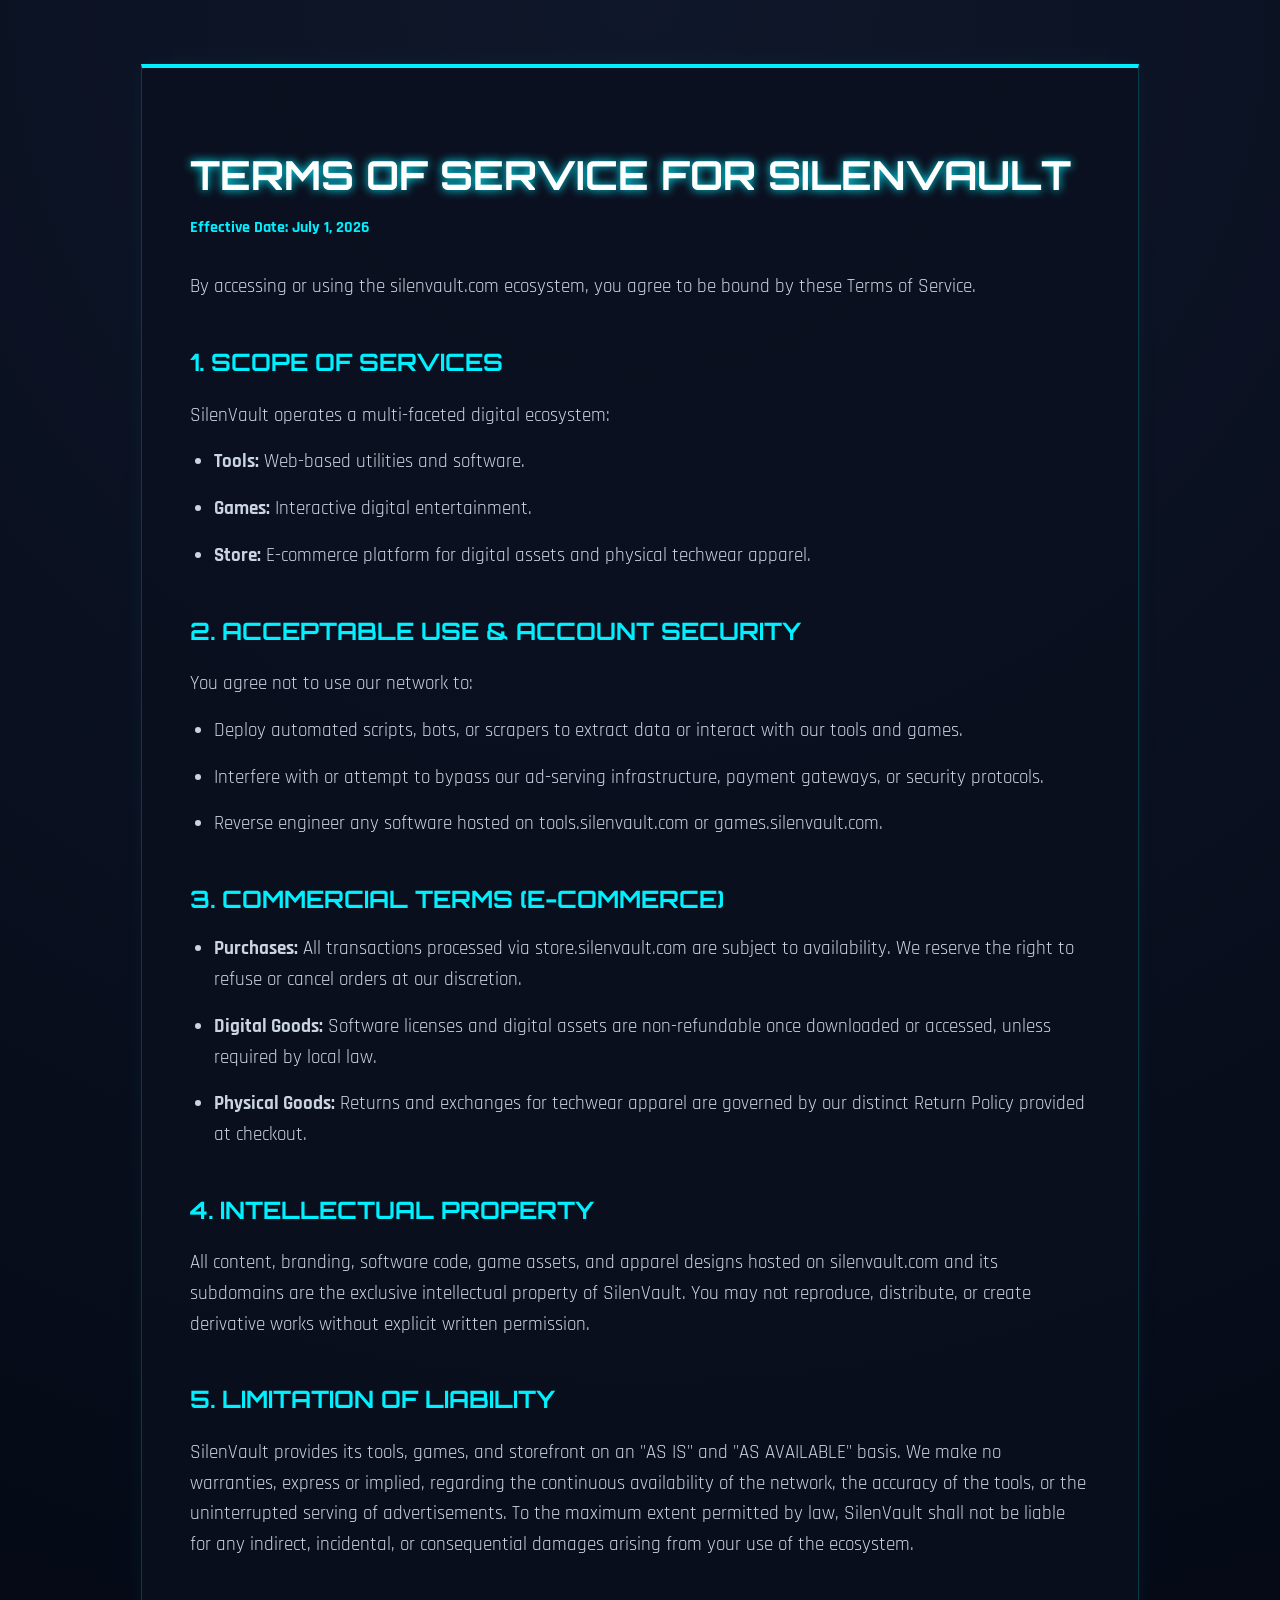
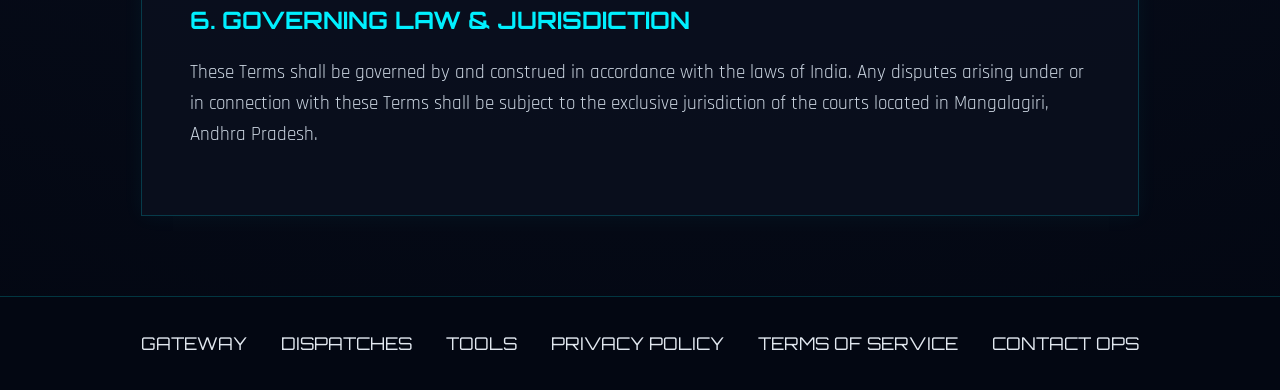
<file: terms.html>
<!DOCTYPE html>
<html lang="en">
<head>
    <meta charset="UTF-8">
    <meta name="viewport" content="width=device-width, initial-scale=1.0">
    <title>SilenVault | Terms of Service</title>
    <link href="https://fonts.googleapis.com/css2?family=Orbitron:wght@400;700&family=Rajdhani:wght@300;500;700&display=swap" rel="stylesheet">
    <style>
        :root {
            --bg-color: #030712;
            --neon-blue: #00f0ff;
            --text-main: #e2e8f0;
            --panel-bg: rgba(10, 15, 30, 0.8);
        }
        body {
            font-family: 'Rajdhani', sans-serif;
            background-color: var(--bg-color);
            color: var(--text-main);
            margin: 0; padding: 0; line-height: 1.6;
            background: radial-gradient(circle at top, #0f172a, var(--bg-color));
        }
        .container {
            max-width: 900px; margin: 4rem auto; padding: 3rem;
            background: var(--panel-bg);
            border: 1px solid rgba(0, 240, 255, 0.2);
            box-shadow: 0 0 20px rgba(0, 240, 255, 0.05);
            border-top: 4px solid var(--neon-blue);
        }
        h1 { font-family: 'Orbitron', sans-serif; color: #fff; font-size: 2.5rem; text-transform: uppercase; margin-bottom: 0.5rem; text-shadow: 0 0 10px var(--neon-blue); }
        h2 { font-family: 'Orbitron', sans-serif; color: var(--neon-blue); margin-top: 2.5rem; margin-bottom: 1rem; text-transform: uppercase; font-size: 1.5rem; }
        p, li { font-size: 1.2rem; margin-bottom: 1rem; color: #cbd5e1; }
        ul { margin-bottom: 1.5rem; padding-left: 1.5rem; }
        .date { color: var(--neon-blue); font-weight: bold; margin-bottom: 2rem; display: block; }
        
        /* Footer */
        footer { margin-top: 5rem; text-align: center; border-top: 1px solid rgba(0, 240, 255, 0.2); padding: 2rem 0; background: var(--bg-color); }
        footer a { color: var(--text-main); text-decoration: none; margin: 0 15px; font-size: 1.1rem; text-transform: uppercase; transition: color 0.3s; font-family: 'Orbitron', sans-serif;}
        footer a:hover { color: var(--neon-blue); text-shadow: 0 0 8px var(--neon-blue); }
    </style>
</head>
<body>
    <div class="container">
        <h1>Terms of Service for SilenVault</h1>
        <span class="date">Effective Date: July 1, 2026</span>
        <p>By accessing or using the silenvault.com ecosystem, you agree to be bound by these Terms of Service.</p>

        <h2>1. Scope of Services</h2>
        <p>SilenVault operates a multi-faceted digital ecosystem:</p>
        <ul>
            <li><strong>Tools:</strong> Web-based utilities and software.</li>
            <li><strong>Games:</strong> Interactive digital entertainment.</li>
            <li><strong>Store:</strong> E-commerce platform for digital assets and physical techwear apparel.</li>
        </ul>

        <h2>2. Acceptable Use & Account Security</h2>
        <p>You agree not to use our network to:</p>
        <ul>
            <li>Deploy automated scripts, bots, or scrapers to extract data or interact with our tools and games.</li>
            <li>Interfere with or attempt to bypass our ad-serving infrastructure, payment gateways, or security protocols.</li>
            <li>Reverse engineer any software hosted on tools.silenvault.com or games.silenvault.com.</li>
        </ul>

        <h2>3. Commercial Terms (E-Commerce)</h2>
        <ul>
            <li><strong>Purchases:</strong> All transactions processed via store.silenvault.com are subject to availability. We reserve the right to refuse or cancel orders at our discretion.</li>
            <li><strong>Digital Goods:</strong> Software licenses and digital assets are non-refundable once downloaded or accessed, unless required by local law.</li>
            <li><strong>Physical Goods:</strong> Returns and exchanges for techwear apparel are governed by our distinct Return Policy provided at checkout.</li>
        </ul>

        <h2>4. Intellectual Property</h2>
        <p>All content, branding, software code, game assets, and apparel designs hosted on silenvault.com and its subdomains are the exclusive intellectual property of SilenVault. You may not reproduce, distribute, or create derivative works without explicit written permission.</p>

        <h2>5. Limitation of Liability</h2>
        <p>SilenVault provides its tools, games, and storefront on an "AS IS" and "AS AVAILABLE" basis. We make no warranties, express or implied, regarding the continuous availability of the network, the accuracy of the tools, or the uninterrupted serving of advertisements. To the maximum extent permitted by law, SilenVault shall not be liable for any indirect, incidental, or consequential damages arising from your use of the ecosystem.</p>

        <h2>6. Governing Law & Jurisdiction</h2>
        <p>These Terms shall be governed by and construed in accordance with the laws of India. Any disputes arising under or in connection with these Terms shall be subject to the exclusive jurisdiction of the courts located in Mangalagiri, Andhra Pradesh.</p>
    </div>

    <footer>
        <a href="/">Gateway</a>
        <a href="/community">Dispatches</a>
        <a href="https://tools.silenvault.com">Tools</a>
        <a href="/privacy.html">Privacy Policy</a>
        <a href="/terms.html">Terms of Service</a>
        <a href="mailto:legal@silenvault.com">Contact Ops</a>
    </footer>
</body>
</html>
</file>
<file: vcard/styles.css>
:root {
    --bg-page: #08090c;
    --card-surface: #101217;
    --card-surface-back: #0d0f13;
    --card-border: rgba(255, 255, 255, 0.12);
    --card-border-foil: rgba(255, 255, 255, 0.25);
    --text-primary: #f8fafc;
    --text-secondary: #94a3b8;
    --text-tertiary: #64748b;
    --accent-silver: #e2e8f0;
    --accent-cyan: #00f0ff;
    --accent-emerald: #10b981;
    --panel-surface: rgba(18, 20, 26, 0.85);
    --panel-border: rgba(255, 255, 255, 0.08);
    --font-sans: 'Plus Jakarta Sans', -apple-system, BlinkMacSystemFont, "Segoe UI", Roboto, sans-serif;
    --font-heading: 'Space Grotesk', -apple-system, sans-serif;
}

* {
    margin: 0;
    padding: 0;
    box-sizing: border-box;
    -webkit-tap-highlight-color: transparent;
    user-select: none;
    -webkit-user-select: none;
}

body {
    background-color: var(--bg-page);
    color: var(--text-primary);
    font-family: var(--font-sans);
    min-height: 100vh;
    display: flex;
    align-items: center;
    justify-content: center;
    padding: calc(24px + env(safe-area-inset-top)) 16px calc(32px + env(safe-area-inset-bottom));
    position: relative;
    overflow-x: hidden;
}

/* Subtle Matte Vignette Backdrop */
.ambient-backdrop {
    position: fixed;
    inset: 0;
    z-index: 0;
    pointer-events: none;
    background: 
        radial-gradient(circle at 50% 25%, rgba(30, 36, 50, 0.4) 0%, transparent 60%),
        radial-gradient(circle at 50% 85%, rgba(10, 12, 18, 0.95) 0%, #08090c 100%);
}

.page-container {
    position: relative;
    z-index: 1;
    width: 100%;
    max-width: 440px;
    display: flex;
    flex-direction: column;
    align-items: center;
    gap: 22px;
}

/* ==========================================================
   PHYSICAL CARD 3D FLIP ARCHITECTURE
   ========================================================== */
.card-stage {
    perspective: 1400px;
    width: 100%;
}

.physical-card {
    position: relative;
    width: 100%;
    min-height: 250px;
    transform-style: preserve-3d;
    transition: transform 0.65s cubic-bezier(0.34, 1.4, 0.64, 1);
}

.physical-card.is-flipped {
    transform: rotateY(180deg);
}

/* Card Faces: Shared Physical Texture & Dimensions */
.card-face {
    width: 100%;
    min-height: 250px;
    border-radius: 20px;
    padding: 24px 22px 20px;
    backface-visibility: hidden;
    -webkit-backface-visibility: hidden;
    position: relative;
    display: flex;
    flex-direction: column;
    justify-content: space-between;
    box-shadow: 
        0 24px 48px -12px rgba(0, 0, 0, 0.8),
        0 1px 2px rgba(255, 255, 255, 0.1),
        inset 0 1px 1px rgba(255, 255, 255, 0.15);
    overflow: hidden;
}

/* Front Face: Heavy Satin Matte Cardstock */
.card-front {
    background: 
        radial-gradient(ellipse at 80% 20%, rgba(255, 255, 255, 0.05) 0%, transparent 50%),
        linear-gradient(145deg, #151821 0%, #0d0e14 100%);
    border: 1px solid var(--card-border-foil);
}

/* Foil hairline shimmer across the card */
.card-front::after {
    content: '';
    position: absolute;
    top: 0;
    left: -150%;
    width: 300%;
    height: 100%;
    background: linear-gradient(105deg, transparent 40%, rgba(255, 255, 255, 0.04) 45%, rgba(0, 240, 255, 0.04) 50%, transparent 55%);
    pointer-events: none;
}

/* Card Header Strip */
.card-header {
    display: flex;
    align-items: center;
    justify-content: space-between;
    margin-bottom: 14px;
}

.brand-cluster {
    display: flex;
    align-items: center;
    gap: 10px;
}

.card-crest {
    width: 30px;
    height: 30px;
    object-fit: contain;
    filter: drop-shadow(0 2px 6px rgba(0, 0, 0, 0.4));
}

.brand-wordmark {
    font-family: var(--font-heading);
    font-size: 13px;
    font-weight: 700;
    letter-spacing: 0.22em;
    color: var(--accent-silver);
    text-transform: uppercase;
}

/* Flip Trigger Chip */
.btn-flip {
    background: rgba(255, 255, 255, 0.06);
    border: 1px solid rgba(255, 255, 255, 0.15);
    color: var(--text-secondary);
    padding: 6px 12px;
    border-radius: 100px;
    font-size: 11px;
    font-weight: 600;
    cursor: pointer;
    display: flex;
    align-items: center;
    gap: 6px;
    transition: all 0.2s ease;
    touch-action: manipulation;
}

.btn-flip:hover {
    color: #fff;
    border-color: rgba(255, 255, 255, 0.35);
    background: rgba(255, 255, 255, 0.12);
}

.btn-flip svg {
    width: 14px;
    height: 14px;
    stroke: currentColor;
    fill: none;
    stroke-width: 2;
}

/* Executive Profile Block */
.executive-profile {
    margin-bottom: 16px;
    text-align: left;
}

.founder-name {
    font-size: 22px;
    font-weight: 800;
    letter-spacing: -0.02em;
    color: #ffffff;
    line-height: 1.2;
    margin-bottom: 4px;
}

.founder-title {
    font-family: var(--font-heading);
    font-size: 11px;
    font-weight: 600;
    letter-spacing: 0.1em;
    color: var(--accent-cyan);
    text-transform: uppercase;
}

/* Contact Grid on Physical Face */
.card-contact-grid {
    display: grid;
    grid-template-columns: 1fr 1fr;
    gap: 8px 14px;
    margin-bottom: 14px;
    text-align: left;
}

.contact-line {
    display: flex;
    flex-direction: column;
    overflow: hidden;
}

.contact-line.full-width {
    grid-column: span 2;
}

.contact-label {
    font-size: 9px;
    color: var(--text-tertiary);
    text-transform: uppercase;
    letter-spacing: 0.08em;
    font-weight: 600;
}

.contact-val {
    font-size: 12px;
    font-weight: 600;
    color: var(--text-primary);
    text-decoration: none;
    overflow: hidden;
    text-overflow: ellipsis;
    white-space: nowrap;
    transition: color 0.15s;
}

.contact-val:hover {
    color: var(--accent-cyan);
}

/* Card Bottom Strip */
.card-footer-strip {
    display: flex;
    align-items: center;
    justify-content: space-between;
    border-top: 1px solid rgba(255, 255, 255, 0.08);
    padding-top: 10px;
    font-size: 10px;
    color: var(--text-tertiary);
}

.card-location {
    overflow: hidden;
    text-overflow: ellipsis;
    white-space: nowrap;
    max-width: 250px;
}

.tap-hint {
    color: var(--accent-cyan);
    font-weight: 600;
    cursor: pointer;
    letter-spacing: 0.02em;
}

/* ==========================================================
   BACK FACE: Symmetrical Executive Pass Layout
   ========================================================== */
.card-back {
    background: 
        radial-gradient(ellipse at 50% 50%, rgba(255, 255, 255, 0.04) 0%, transparent 70%),
        linear-gradient(145deg, #151821 0%, #0d0e14 100%);
    border: 1px solid var(--card-border-foil);
    transform: rotateY(180deg);
    position: absolute;
    inset: 0;
    display: flex;
    flex-direction: column;
    justify-content: space-between;
    padding: 24px 22px 20px;
    box-sizing: border-box;
}

/* Center Core for QR Code */
.qr-stage {
    display: flex;
    align-items: center;
    justify-content: center;
    flex: 1;
    padding: 10px 0;
}

.qr-code-frame {
    background: #ffffff;
    padding: 10px;
    border-radius: 14px;
    box-shadow: 0 14px 36px rgba(0, 0, 0, 0.65), 0 0 1px rgba(255, 255, 255, 0.4);
    display: flex;
    align-items: center;
    justify-content: center;
    width: 152px;
    height: 152px;
}

.qr-code-frame canvas,
.qr-code-frame img {
    width: 132px !important;
    height: 132px !important;
    display: block;
    image-rendering: pixelated;
}

/* ==========================================================
   ACTION DECK (BELOW CARD)
   ========================================================== */
.action-deck {
    width: 100%;
    display: flex;
    flex-direction: column;
    gap: 14px;
}

/* Hero Save Contact CTA */
.cta-save-btn {
    width: 100%;
    background: linear-gradient(135deg, #ffffff 0%, #d8e2ec 100%);
    color: #06080d;
    padding: 15px 20px;
    border-radius: 16px;
    font-size: 14px;
    font-weight: 800;
    text-decoration: none;
    display: flex;
    align-items: center;
    justify-content: center;
    gap: 10px;
    letter-spacing: 0.01em;
    box-shadow: 0 10px 25px rgba(0, 0, 0, 0.5), 0 0 20px rgba(255, 255, 255, 0.1);
    transition: all 0.2s ease;
    border: none;
    touch-action: manipulation;
}

.cta-save-btn:hover {
    transform: translateY(-2px);
    box-shadow: 0 14px 30px rgba(0, 0, 0, 0.6), 0 0 25px rgba(255, 255, 255, 0.2);
    background: #ffffff;
}

.cta-save-btn:active {
    transform: scale(0.98);
}

.cta-save-btn svg {
    width: 18px;
    height: 18px;
    stroke: #06080d;
    fill: none;
    stroke-width: 2.5;
    stroke-linecap: round;
    stroke-linejoin: round;
}

/* Quick Action Pills */
.action-pills {
    display: grid;
    grid-template-columns: repeat(4, 1fr);
    gap: 8px;
}

.pill-btn {
    background: var(--panel-surface);
    border: 1px solid var(--panel-border);
    backdrop-filter: blur(16px);
    -webkit-backdrop-filter: blur(16px);
    border-radius: 14px;
    padding: 12px 6px;
    display: flex;
    flex-direction: column;
    align-items: center;
    gap: 6px;
    text-decoration: none;
    color: var(--text-primary);
    cursor: pointer;
    transition: all 0.2s ease;
    touch-action: manipulation;
}

.pill-btn:hover {
    border-color: rgba(255, 255, 255, 0.25);
    background: rgba(30, 35, 48, 0.9);
    transform: translateY(-2px);
}

.pill-btn:active {
    transform: scale(0.96);
}

.pill-btn svg {
    width: 18px;
    height: 18px;
    stroke: var(--accent-silver);
    fill: none;
    stroke-width: 2;
    stroke-linecap: round;
    stroke-linejoin: round;
}

.pill-btn span {
    font-size: 11px;
    font-weight: 600;
    color: var(--text-secondary);
}

/* Dossier Copy Tray */
.dossier-tray {
    background: var(--panel-surface);
    border: 1px solid var(--panel-border);
    backdrop-filter: blur(16px);
    -webkit-backdrop-filter: blur(16px);
    border-radius: 18px;
    padding: 12px;
    display: flex;
    flex-direction: column;
    gap: 8px;
}

.dossier-row {
    display: flex;
    align-items: center;
    justify-content: space-between;
    padding: 8px 12px;
    background: rgba(255, 255, 255, 0.02);
    border: 1px solid rgba(255, 255, 255, 0.03);
    border-radius: 12px;
    transition: all 0.15s;
}

.dossier-row:hover {
    background: rgba(255, 255, 255, 0.04);
    border-color: rgba(255, 255, 255, 0.1);
}

.dossier-info {
    display: flex;
    flex-direction: column;
    gap: 2px;
    overflow: hidden;
    text-align: left;
}

.dossier-label {
    font-size: 9px;
    font-weight: 600;
    text-transform: uppercase;
    letter-spacing: 0.08em;
    color: var(--text-tertiary);
}

.dossier-val {
    font-size: 12px;
    font-weight: 600;
    color: var(--text-primary);
    overflow: hidden;
    text-overflow: ellipsis;
    white-space: nowrap;
}

.dossier-val.address-text {
    font-size: 11px;
    line-height: 1.4;
    white-space: normal;
}

.btn-copy {
    background: transparent;
    border: none;
    color: var(--text-tertiary);
    padding: 8px;
    border-radius: 8px;
    cursor: pointer;
    display: flex;
    align-items: center;
    justify-content: center;
    transition: all 0.2s;
    touch-action: manipulation;
}

.btn-copy:hover {
    color: #fff;
    background: rgba(255, 255, 255, 0.08);
}

.btn-copy svg {
    width: 15px;
    height: 15px;
    stroke: currentColor;
    fill: none;
    stroke-width: 2;
    stroke-linecap: round;
    stroke-linejoin: round;
}

/* ==========================================================
   TOAST FEEDBACK
   ========================================================== */
.toast {
    position: fixed;
    bottom: calc(24px + env(safe-area-inset-bottom));
    left: 50%;
    transform: translateX(-50%) translateY(120px);
    background: rgba(18, 20, 26, 0.95);
    border: 1px solid rgba(255, 255, 255, 0.2);
    backdrop-filter: blur(16px);
    -webkit-backdrop-filter: blur(16px);
    color: #ffffff;
    padding: 10px 20px;
    border-radius: 100px;
    font-size: 12px;
    font-weight: 600;
    display: flex;
    align-items: center;
    gap: 8px;
    box-shadow: 0 10px 30px rgba(0, 0, 0, 0.8);
    z-index: 100;
    transition: transform 0.3s cubic-bezier(0.16, 1, 0.3, 1);
    pointer-events: none;
}

.toast.visible {
    transform: translateX(-50%) translateY(0);
}

.toast-indicator {
    width: 6px;
    height: 6px;
    border-radius: 50%;
    background: var(--accent-emerald);
    box-shadow: 0 0 8px var(--accent-emerald);
}
</file>
